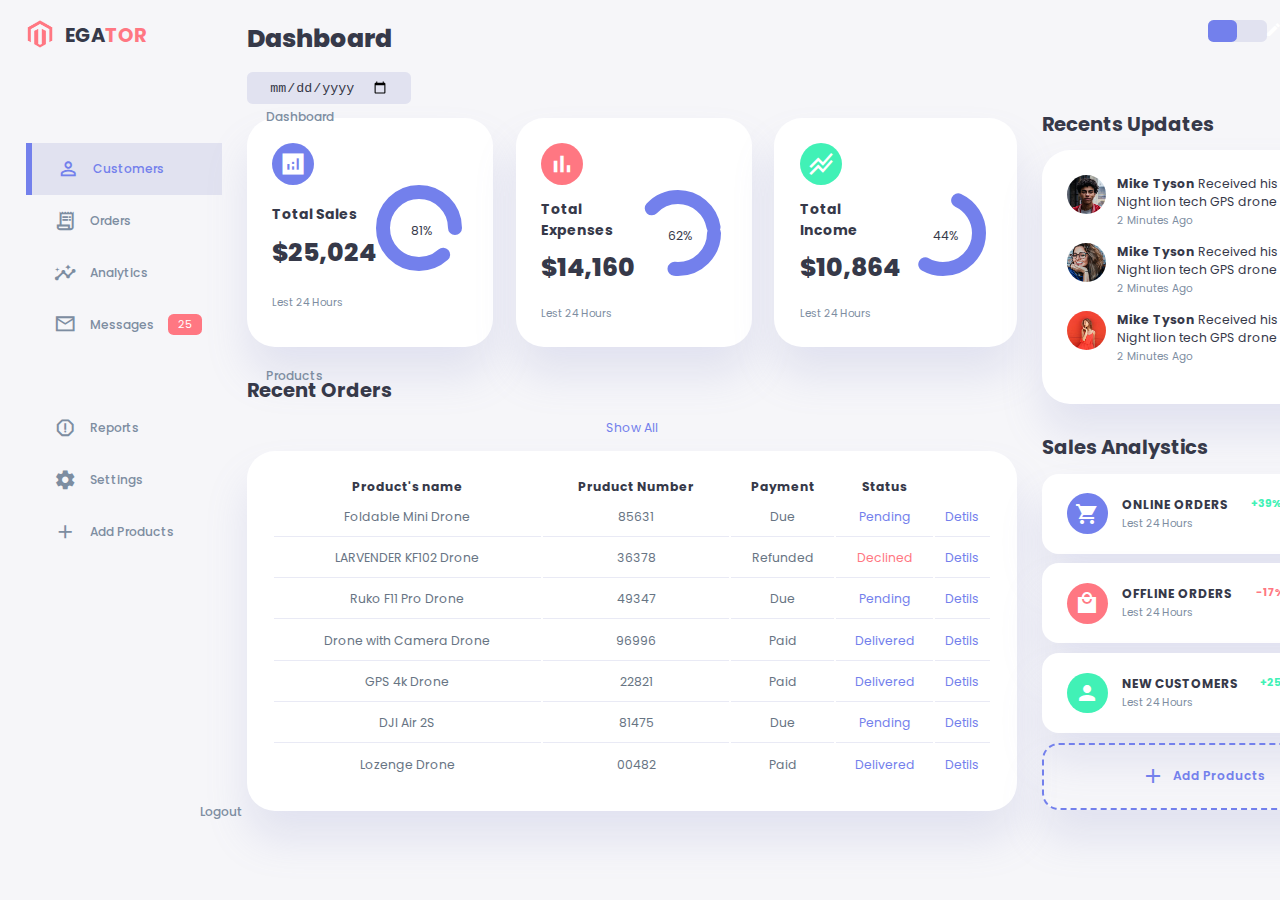
<file: dashboard/index.html>
<!DOCTYPE html>
<html lang="pt-br">

<head>
    <meta charset="UTF-8">
    <meta http-equiv="X-UA-Compatible" content="IE=edge">
    <meta name="viewport" content="width=device-width, initial-scale=1.0">
    <title>Responsive Deshboard using HTML CSS and JavaScript</title>
    <!-- Material CDN -->
    <link href="https://fonts.googleapis.com/icon?family=Material+Icons+Sharp" rel="stylesheet">
    <!-- Stylesheet -->
    <link rel="stylesheet" href="./style.css">
</head>

<body>
    <div class="conteiner">
        <aside>
            <div class="top">
                <div class="logo">
                    <img src="images/logo.png" alt="Logo">
                    <h2>EGA<span class="danger">TOR</span></h2>
                </div>
                <div class="close-btn">
                    <span class="material-icons-sharp">close</span>
                </div>
            </div>
            <div class="sidebar">
                <a href="#">
                    <span class="material-icons-sharp">grid_view</span>
                    <h3>Dashboard</h3>
                </a>
                <a href="#" class="active">
                    <span class="material-icons-sharp">person_outline</span>
                    <h3>Customers</h3>
                </a>
                <a href="#">
                    <span class="material-icons-sharp">receipt_long</span>
                    <h3>Orders</h3>
                </a>
                <a href="#">
                    <span class="material-icons-sharp">insights</span>
                    <h3>Analytics</h3>
                </a>
                <a href="#">
                    <span class="material-icons-sharp">mail_outline</span>
                    <h3>Messages</h3>
                    <span class="message-count">25</span>
                </a>
                <a href="#">
                    <span class="material-icons-sharp">inventory</span>
                    <h3>Products</h3>
                </a>
                <a href="#">
                    <span class="material-icons-sharp">report_gmailerrorred</span>
                    <h3>Reports</h3>
                </a>
                <a href="#">
                    <span class="material-icons-sharp">settings</span>
                    <h3>Settings</h3>
                </a>
                <a href="#">
                    <span class="material-icons-sharp">add</span>
                    <h3>Add Products</h3>
                </a>
                <a href="#">
                    <span class="material-icons-sharp">logout</span>
                    <h3>Logout</h3>
                </a>
            </div>
        </aside>
        <!------------------------------- End of Aside ------------------------------->
        <main>
            <h1>Dashboard</h1>

            <div class="date">
                <input type="date">
            </div>

            <div class="insights">
                <div class="sales">
                    <span class="material-icons-sharp">analytics</span>
                    <div class="middle">
                        <div class="left">
                            <h3>Total Sales</h3>
                            <h1>$25,024</h1>
                        </div>
                        <div class="progress">
                            <svg>
                                <circle cx="38" cy="38" r="36"></circle>
                            </svg>
                            <div class="number">
                                <p>81%</p>
                            </div>
                        </div>
                    </div>
                    <small class="text-muted">Lest 24 Hours</small>
                </div>
                <!------------------------------- End of Sales ------------------------------->
                <div class="Expenses">
                    <span class="material-icons-sharp">bar_chart</span>
                    <div class="middle">
                        <div class="left">
                            <h3>Total Expenses</h3>
                            <h1>$14,160</h1>
                        </div>
                        <div class="progress">
                            <svg>
                                <circle cx="38" cy="38" r="36"></circle>
                            </svg>
                            <div class="number">
                                <p>62%</p>
                            </div>
                        </div>
                    </div>
                    <small class="text-muted">Lest 24 Hours</small>
                </div>
                <!------------------------------- End of Expenses ------------------------------->
                <div class="income">
                    <span class="material-icons-sharp">stacked_line_chart</span>
                    <div class="middle">
                        <div class="left">
                            <h3>Total Income</h3>
                            <h1>$10,864</h1>
                        </div>
                        <div class="progress">
                            <svg>
                                <circle cx="38" cy="38" r="36"></circle>
                            </svg>
                            <div class="number">
                                <p>44%</p>
                            </div>
                        </div>
                    </div>
                    <small class="text-muted">Lest 24 Hours</small>
                </div>
                <!------------------------------- End of Income ------------------------------->
            </div>
            <!------------------------------- End of Insights ------------------------------->
            <div class="recent-order">
                <h2>Recent Orders</h2>
                <table>
                    <thead>
                        <tr>
                            <th>Product's name</th>
                            <th>Pruduct Number</th>
                            <th>Payment</th>
                            <th>Status</th>
                            <th></th>
                        </tr>
                    </thead>
                    <tbody>
                        <!--  
                            <tr>
                                <td>Foldable Mini Drone</td>
                                <td>85631</td>
                                <td>Due</td>
                                <td class="warning">Pending</td>
                                <td class="primary">Detils</td>
                            </tr>
                        -->
                    </tbody>
                    <a href="#">Show All</a>
                </table>
            </div>
        </main>
        <!------------------------------ End Of Main ------------------------------>

        <div class="right">
            <div class="top">
                <button id="menu-btn"><span class="material-icons-sharp">menu</span></button>
                <div class="theme-toggler">
                    <span class="material-icons-sharp active">light_mode</span>
                    <span class="material-icons-sharp">dark_mode</span>
                </div>
                <div class="profile">
                    <div class="info">
                        <p>Ola, <b>Kayky</b></p>
                        <small class="text-muted">Admin</small>
                    </div>
                    <div class="profile-photo">
                        <img src="images/profile-2.jpg">
                    </div>
                </div>
            </div>
            <!-- End of Top -->
            <div class="recent-updates">
                <h2>Recents Updates</h2>
                <div class="updates">
                    <div class="update">
                        <div class="profile-photo">
                            <img src="images/profile-1.jpg">
                        </div>
                        <div class="massege">
                            <p><b>Mike Tyson</b> Received his order of Night lion tech GPS drone</p>
                            <small class="text-muted">2 Minutes Ago</small>
                        </div>
                    </div>
                    <div class="update">
                        <div class="profile-photo">
                            <img src="images/profile-3.jpg">
                        </div>
                        <div class="massege">
                            <p><b>Mike Tyson</b> Received his order of Night lion tech GPS drone</p>
                            <small class="text-muted">2 Minutes Ago</small>
                        </div>
                    </div>
                    <div class="update">
                        <div class="profile-photo">
                            <img src="images/profile-4.jpg">
                        </div>
                        <div class="massege">
                            <p><b>Mike Tyson</b> Received his order of Night lion tech GPS drone</p>
                            <small class="text-muted">2 Minutes Ago</small>
                        </div>
                    </div>
                </div>
            </div>
            <!--------------------- End Of Recent Updates --------------------->
            <div class="sales-analytics">
                <h2>Sales Analystics</h2>
                <div class="item online">
                    <div class="icon">
                        <span class="material-icons-sharp">shopping_cart</span>
                    </div>
                    <div class="right">
                        <div class="info">
                            <h3>ONLINE ORDERS</h3>
                            <small class="text-muted">Lest 24 Hours</small>
                        </div>
                        <h5 class="success">+39%</h5>
                        <h3>3849</h3>
                    </div>
                </div>
                <div class="item offline">
                    <div class="icon">
                        <span class="material-icons-sharp">local_mall</span>
                    </div>
                    <div class="right">
                        <div class="info">
                            <h3>OFFLINE ORDERS</h3>
                            <small class="text-muted">Lest 24 Hours</small>
                        </div>
                        <h5 class="danger">-17%</h5>
                        <h3>1100</h3>
                    </div>
                </div>
                <div class="item customers">
                    <div class="icon">
                        <span class="material-icons-sharp">person</span>
                    </div>
                    <div class="right">
                        <div class="info">
                            <h3>NEW CUSTOMERS</h3>
                            <small class="text-muted">Lest 24 Hours</small>
                        </div>
                        <h5 class="success">+25%</h5>
                        <h3>849</h3>
                    </div>
                </div>
                <div class="item add-product">
                    <div>
                        <span class="material-icons-sharp">add</span>
                        <h3>Add Products</h3>
                    </div>
                </div>
            </div>
        </div>
    </div>
    <script src="./orders.js"></script>
    <script src="./index.js"></script>
</body>

</html>
</file>
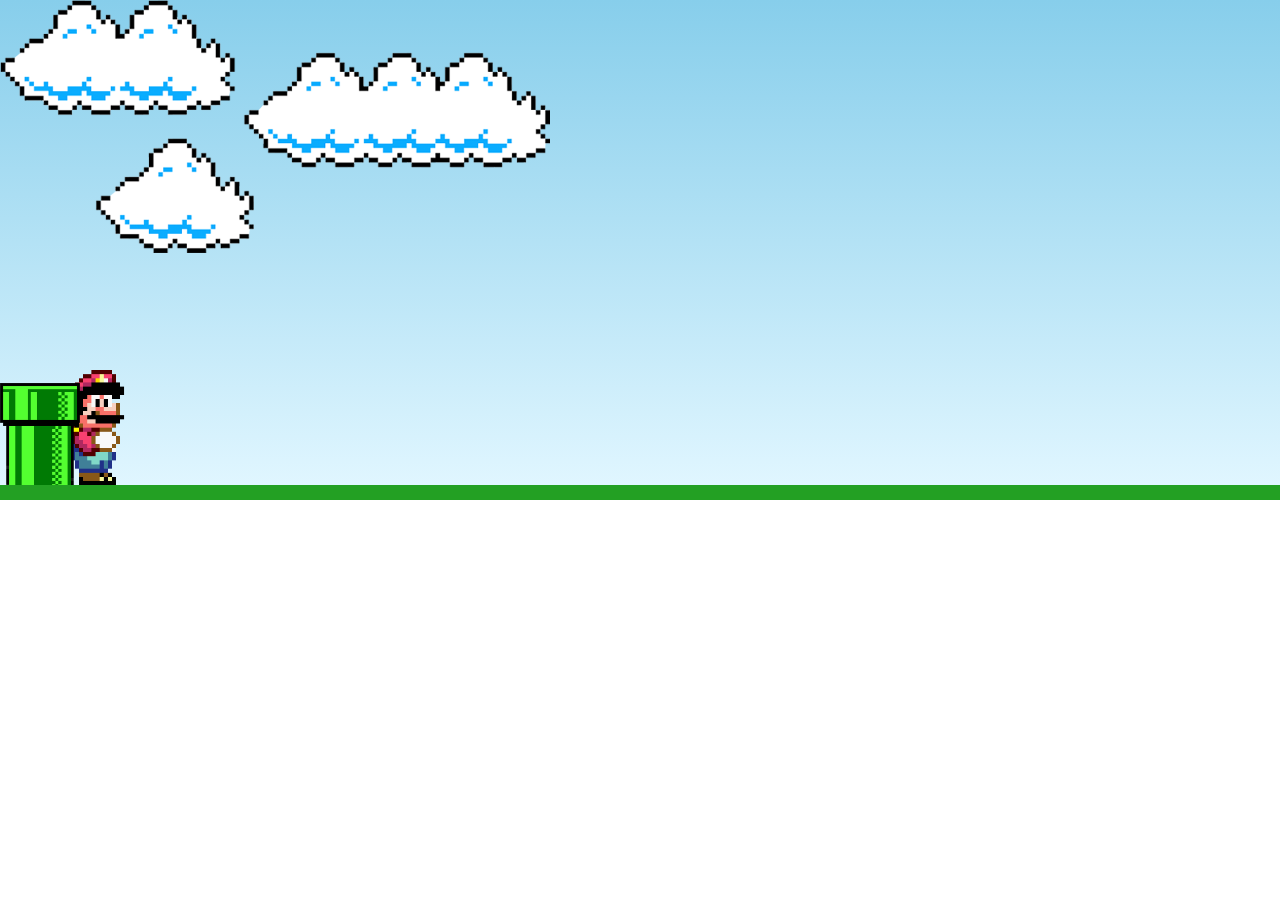
<file: game-mario/index.html>
<html lang="pt-br">
<head>
    <meta charset="UTF-8">
    <meta http-equiv="X-UA-Compatible" content="IE=edge">
    <meta name="viewport" content="width=device-width, initial-scale=1.0">
    <link rel="stylesheet" href="style.css">
    <script src="script.js"></script>

    <title>Mario Jump</title>

</head>
<body>
    <div class="game-board">

        <img src="./images/clouds.png" class="clouds">
         <img src="./images/mario.gif" class="mario">
        <img src="./images/pipe.png" class="pipe">


    </div>


</body>
</html>
</file>
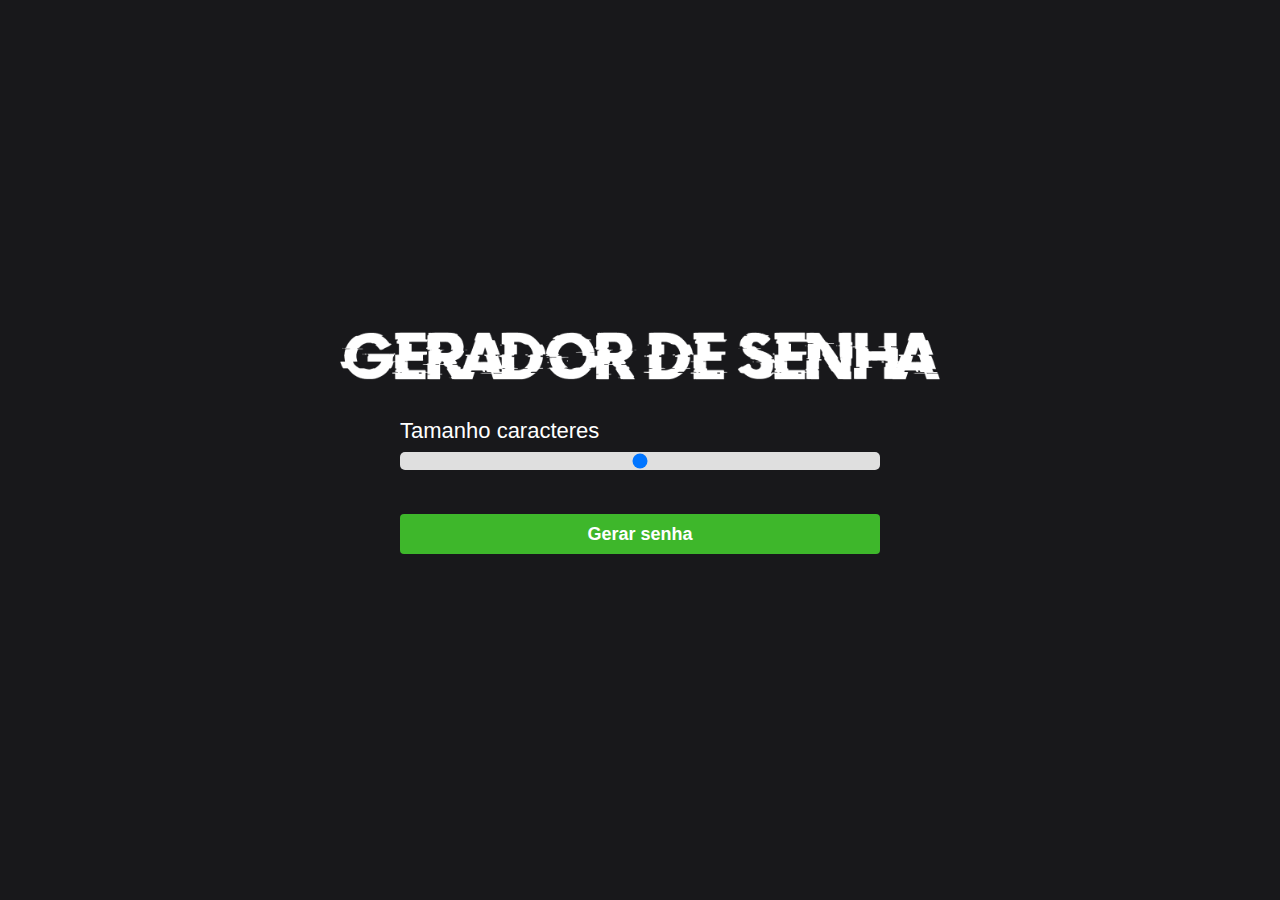
<file: gerador-senha/index.html>
<!DOCTYPE html>
<html lang="pt-br">
<head>
    <meta charset="UTF-8">
    <meta http-equiv="X-UA-Compatible" content="IE=edge">
    <meta name="viewport" content="width=device-width, initial-scale=1.0">
    <meta name="keywords" content="Gerador de senhas, gerador password"> 
    <title>Gerador de senha</title>

    <link rel="stylesheet" href="style.css">
</head>
<body>
    <img class="logo" src="assets/logo.png" alt="Logo">

    <main class="container-input">
        <span>Tamanho <span id="valor"></span> caracteres</span>
        <input id="slider" class="slider" type="range" min="5" max="25"/>

        <button id="button" class="button-cta" onclick="generapePassword()">Gerar senha</button>
    </main>

    <div id="container-password" onclick="copyPassword()" class="container-password hide">
        <span class="title">Sua senha gerada foi:</span>
        <span id="password" class="password"></span>
        <span class="tooltip">Clique na senha para copiar. 👆</span>
    </div>

    <script src="script.js"></script>
</body>
</html>
</file>
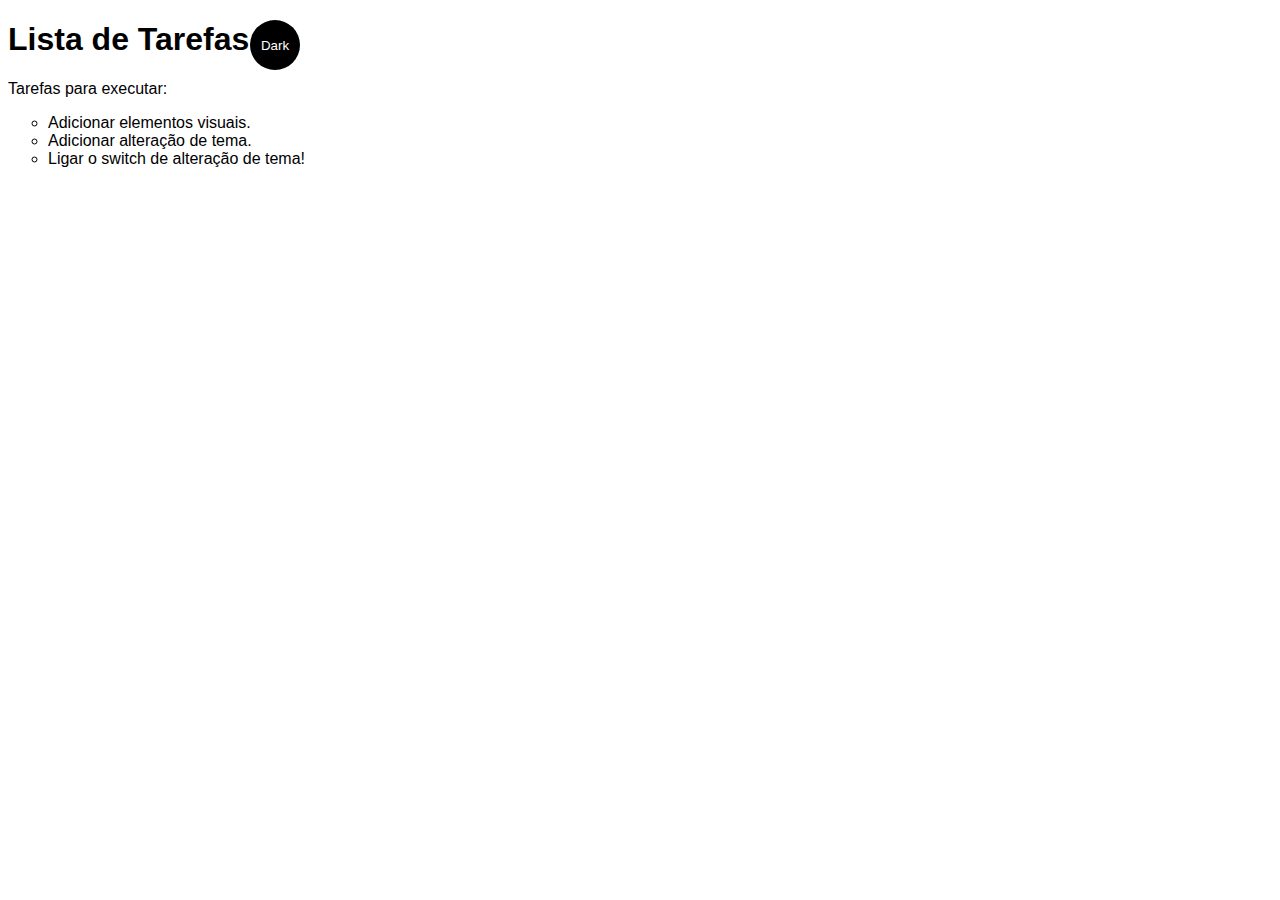
<file: site-simples/index.html>
<!DOCTYPE html>
<html lang="pt-br">
<head>
    <meta charset="UTF-8">
    <meta http-equiv="X-UA-Compatible" content="IE=edge">
    <meta name="viewport" content="width=device-width, initial-scale=1.0">
    <title>Primeiro Site Simples</title>
    <link rel="stylesheet" href="main.css">
</head>
<body class="light-theme">
    <h1>Lista de Tarefas:</h1>
    <p id="mensagem">Tarefas para executar:</p>
    <ul>
        <li class="lista">Adicionar elementos visuais.</li>
        <li class="lista">Adicionar alteração de tema.</li>
        <li>Ligar o switch de alteração de tema!</li>
    </ul>
    <div>
        <button class="btn">Dark</button>
    </div>
</body>
<script src="app.js"></script>
<noscript>Você precisa ativar o JavaScript para acessar o site.</noscript>
</html>
</file>
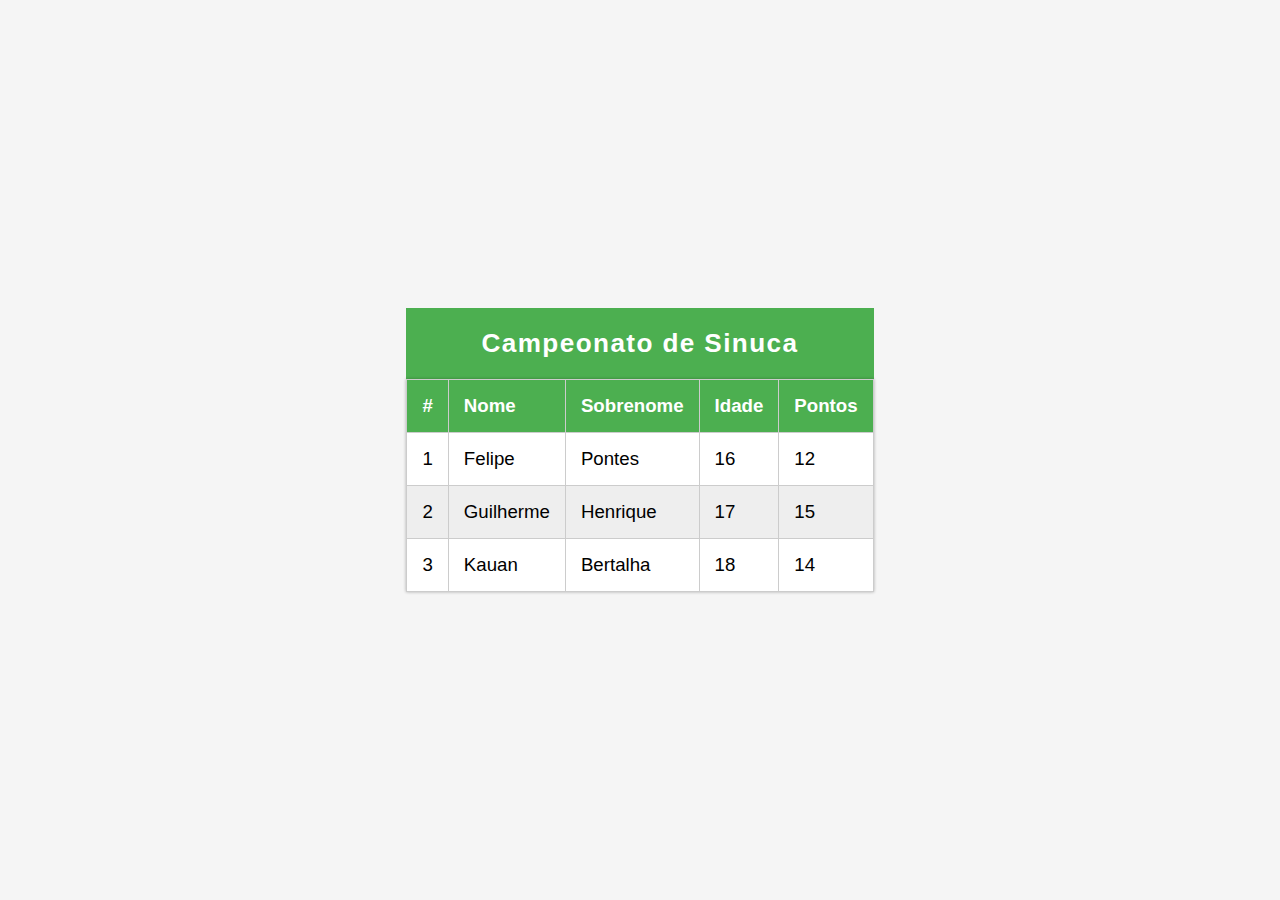
<file: tabela-site/index.html>
<!DOCTYPE html>
<html lang="pt-br">
<head>
    <meta charset="UTF-8">
    <meta http-equiv="X-UA-Compatible" content="IE=edge">
    <meta name="viewport" content="width=device-width, initial-scale=1.0">
    <title>Show da Sinuca</title>
    <link rel="stylesheet" href="style.css">
</head>
<body>
    
<div class="box">  
    <div class="tabela-title">
        <h2 class="title">Campeonato de Sinuca</h2>
    </div>
    <table class="tabela">
        <thead>
            <tr>
                <th>#</th>
                <th>Nome</th>        
                <th>Sobrenome</th>
                <th>Idade</th>
                <th>Pontos</th>
            </tr>
        </thead>
        <tbody class="tb-content">
            <tr>
                <td>1</td>
                <td>Felipe</td>
                <td>Pontes</td>
                <td>16</td>        
                <td>12</td>                    
            </tr>
            <tr>
                <td>2</td>
                <td>Guilherme</td>
                <td>Henrique</td>
                <td>17</td>        
                <td>15</td>                    
            </tr>
            <tr>
                <td>3</td>
                <td>Kauan</td>
                <td>Bertalha</td>
                <td>18</td>        
                <td>14</td>                    
            </tr>
        </tbody>
    </table>
</div>

</body>
<script src="script.js"></script>
</html>
</file>
<file: dashboard/style.css>
@import url('https://fonts.googleapis.com/css2?family=Poppins:ital,wght@0,100;0,200;0,300;0,400;0,500;0,600;0,700;0,800;0,900;1,100;1,200;1,300;1,400;1,500;1,600;1,700;1,800;1,900&display=swap');

/* ---------- Root Variavels ---------- */
:root {
    --color-primary : #7380ec;
    --color-danger : #ff7782;
    --color-success : #41f1b6;
    --color-warning : #ffbb55;
    --color-white : #fff;
    --color-info-dark : #7d8da1;
    --color-info-light : #dce1eb;
    --color-dark : #363949;
    --color-light : rgba(132, 139, 200, 0.18);
    --color-primary-variant : #111e88;
    --color-dark-variant : #677483;
    --color-background : #f6f6f9 ;

    --card-border-radius : 2rem;
    --border-radius-1: 0.4rem;
    --border-radius-2: 0.8rem;
    --borade-radius-3: 1.2rem;

    --card-padding: 1.8rem;
    --padding-1: 1.2rem;

    --box-shadow: 0 2rem 3rem var(--color-light);
}
/* ---------------------- Dark theme variables ---------------------- */
.dark-theme-variables{
    --color-background: #181a1e;
    --color-white: #202528;
    --color-dark: #edeffd;
    --color-dark-variant: #a3bdcc;
    --color-light: #rgba(0 ,0 0, 0.4);
    --box-shadow : 0 2rem 3rem var(--color-light);
}

*{
    margin: 0;
    padding: 0;
    outline: 0;
    appearance: none;
    border: 0;
    text-decoration: none;
    list-style: none;
    box-sizing: border-box;
}

html{
    font-size: 14px;
}

body{
    width: 100vw;
    height: 100vh;
    font-family: poppins, sans-serif;
    font-size: 0.88rem;
    background: var(--color-background);
    user-select: none;
    overflow-x: hidden;
    color: var(--color-dark);
}

.conteiner{
    display: grid;
    width: 96%;
    margin: 0 auto;
    gap: 1.8rem;
    grid-template-columns: 14rem auto 23rem;
}

a{
    color: var(--color-dark);
}

img{
    display: block;
    width: 100%;
}

h1{
    font-weight: 800;
    font-size: 1.8rem;
}

h2{
    font-size: 1.4rem;
}

h3{
    font-size: 0.87rem;
}

h4{
    font-size: 0.8rem;
}

h5{
    font-size: 0.77rem;
}

small{
    font-size: 0.75rem;
}

.profile-photo{
    width: 2.8rem;
    height: 2.8rem;
    border-radius: 50%;
    overflow: hidden;
}

.text-muted{
    color: var(--color-info-dark);
}

p{
    caret-color: var(--color-dark-variant);
}

b{
    color: var(--color-dark);
}

.primary{
    color: var(--color-primary);
}

.danger{
    color: var(--color-danger);
}

.success{
    color: var(--color-success);
}

.warning{
    color: var(--color-warning);
}

aside{
    height: 100vh;    
}

aside .top{
    display: flex;
    align-items: center;
    justify-content: space-between;
    margin-top: 1.4rem;
}

aside .logo{
    display: flex;
    gap: 0.8rem;
}

aside .logo img{
    width: 2rem;
    height: 2rem;
}

aside .close-btn{
    display: none;
}


/* =================== SIDEBAR =================== */

aside .sidebar{
    display: flex;
    flex-direction: column;
    height: 86vh;
    position: relative;
    top: 3rem;
}

aside h3{
    font-weight: 500;
}

aside .sidebar a{
    display: flex;
    color: var(--color-info-dark);
    margin-left: 2rem;
    gap: 1rem;
    align-items: center;
    position: relative;
    height: 3.7rem;
    transition: all 300ms ease;
}

aside .sidebar a span {
    font-size: 1.6rem;
    transition: all 300ms ease;
}

aside .sidebar a:last-child{
    position: absolute;
    bottom: 2rem;
    width: 100%;
}

aside .sidebar a.active{
    background: var(--color-light);
    color: var(--color-primary);
    margin-left: 0;
}

aside .sidebar a.active::before{
    content: '';
    width: 6px;
    height: 100%;
    background: var(--color-primary);
}

aside .sidebar a.active span{
    color: var(--color-primary);
    margin-left: calc(1rem - 3px);
}

aside .sidebar a:hover{
    color: var(--color-primary);
}

aside .sidebar a:hover span{
    margin-left: 1rem;
}

aside .sidebar .message-count{
    background: var(--color-danger) ;
    color: var(--color-white);
    padding: 2px 10px;
    font-size: 11px;
    border-radius: var(--border-radius-1);
}

/* ====================== Main ====================== */

main{
    margin-top: 1.4rem;
}

main .date{
    display: inline-block;
    background: var(--color-light);
    border-radius: var(--border-radius-1);
    margin-top: 1rem;
    padding: 0.5rem 1.6rem;
}

main .date input[type="date"] {
    background: transparent;
    color: var(--color-dark);
}

main .insights{
    display: grid;
    grid-template-columns: repeat(3, 1fr);
    gap: 1.6rem;
}

main .insights > div{
    background: var(--color-white);
    padding: var(--card-padding);
    border-radius: var(--card-border-radius);
    margin-top: 1rem;
    box-shadow: var(--box-shadow);
    transition: all 300ms ease;
}

main .insights > div:hover {
    box-shadow: none;
}

main .insights > div span{
    background: var(--color-primary);
    padding: 0.5rem;
    border-radius: 50%;
    color: var(--color-white);
    font-size: 2rem;
}

main .insights > div.Expenses span{
    background-color: var(--color-danger);
}

main .insights > div.income span{
    background-color: var(--color-success);
}

main .insights > div .middle{
    display: flex;
    align-items: center;
    justify-content: space-between;
}

main .insights h3 {
    margin: 1rem 0 0.6rem;
    font-size: 1rem;
}

main .insights .progress{
    position: relative;
    width: 92px;
    height: 92px;
    border-radius: 50%;
}

main .insights svg{
    width: 7rem;
    height: 7rem;
}

main .insights svg circle {
    fill: none;
    stroke: var(--color-primary);
    stroke-width: 14;
    stroke-linecap: round;
    transform: translate(5px, 5px);
    stroke-dasharray: 110;
    stroke-dashoffset: 92;
}

main .insights .sales svg circle {
    stroke-dashoffset: -30;
    stroke-dasharray: 200;
}

main .insights .Expenses svg circle {
    stroke-dashoffset: 20;
    stroke-dasharray: 80;
}

main .insights .income svg circle {
    stroke-dashoffset: 35;
    stroke-dasharray: 110;
}

main .insights .progress .number{
    position: absolute;
    top: 0;
    left: 0;
    width: 100%;
    height: 100%;
    display: flex;
    justify-content: center;
    align-items: center;
}

main .insights small {
    margin-top: 1.3rem;
    display: block;
}

/* ================= Recent Orders ================= */

main .recent-order{
    margin-top: 2rem;

}

main .recent-order h2{
    margin-bottom: 0.8rem;
}

main .recent-order table{
    background-color: var(--color-white);
    width: 100%;
    border-radius: var(--card-border-radius);
    padding: var(--card-padding);
    text-align: center;
    box-shadow: var(--box-shadow);
    transition: all 300ms ease;
}

main .recent-order table:hover{
    box-shadow: none;
}

main table tbody td{
    height:2.8rem ;
    border-bottom: 1px solid var(--color-light);
    color: var(--color-dark-variant);
}

main table tbody tr:last-child td{
    border: none;
}

main .recent-order a {
    text-align: center;
    display: block;
    margin: 1rem auto;
    color: var(--color-primary);
}

/* ================= Right ================= */

.right{
    margin-top: 1.4rem;
}

.right .top{
    display: flex;
    justify-content: end;
    gap: 2rem;
}

.right .top button{
    display: none;
}

.right .theme-toggler{
    background: var(--color-light);
    display: flex;
    justify-content: space-between;
    align-items: center;
    height: 1.6rem;
    width: 4.2rem;
    cursor: pointer;
    border-radius: var(--border-radius-1);
}

.right .theme-toggler span{
    font-size: 1.2rem;
    width: 50%;
    height: 100%;
    display: flex;
    align-items: center;
    justify-content: center;
}

.right .theme-toggler span.active{
    background: var(--color-primary);
    color: white;
    border-radius: var(--border-radius-1);
}

.right .top .profile-photo{
    display: flex;
    gap: 2rem;
    text-align: right;
}

/* =====================  Recent Updates ===================== */

.right .recent-updates{
    margin-top: 1rem;
}

.right .recent-updates h2{
    margin-bottom: 0.8rem;
}

.right .recent-updates .updates{
    background: var(--color-white);
    padding: var(--card-padding);
    border-radius: var(--card-border-radius);
    box-shadow: var(--box-shadow);
    transition: all 300ms ease;
}

.right .recent-updates .updates:hover{
    box-shadow: none;   
}

.right .recent-updates .updates .update{
    display: grid;
    grid-template-columns: 2.6rem auto;
    gap: 1rem;
    margin-bottom: 1rem;
}

/* =====================  Sales Analytics ===================== */

.right .sales-analytics{
    margin-top: 2rem;
}

.right .sales-analytics h2{
    margin-bottom: 0.8rem;
}

.right .sales-analytics .item{
    background: var(--color-white);
    display: flex;
    align-items: center;
    gap: 1rem;
    margin-bottom: 0.7rem;
    padding: 1.4rem var(--card-padding);
    border-radius: var(--borade-radius-3);
    box-shadow: var(--box-shadow);
    transition: all 300ms ease;
}

.right .sales-analytics .item:hover{
    box-shadow: none;
}

.right .sales-analytics .item .right{
    display: flex;
    justify-content: space-between;
    align-items: start;
    margin: 0;
    width: 100%;
}
.right .sales-analytics .item .icon{ 
    padding: 0.6rem;
    color: var(--color-white);
    border-radius: 50%;
    background: var(--color-primary);
    display: flex;
}

.right .sales-analytics .item.offline .icon{
    background: var(--color-danger);
}

.right .sales-analytics .item.customers .icon{
    background: var(--color-success);
}

.right .sales-analytics .add-product{
    background-color: transparent;
    border: 2px dashed var(--color-primary);
    color: var(--color-primary);
    align-items: center;
    justify-content: center;
}

.right .sales-analytics .add-product:hover{
    background: var(--color-primary);
    color: white;
}

.right .sales-analytics .add-product div{
    display: flex;
    align-items: center;
    gap: 0.6rem;

}

.right .sales-analytics .add-product div h3{
    font-weight: 600;
}

/* =====================  Midia queries ===================== */

@media screen and (max-width:1200px){
    .conteiner{
        width: 94%;
        grid-template-columns: 7rem auto 23rem;
    }

    aside .logo h2{
        display: none;
    }
    aside .sidebar h3{
        display: none;
    }

    aside .sidebar a{
        width: 5.6rem;
    }

    aside .sidebar a:last-child{
        position: relative;
        margin-top: 1.8rem;
    }

    main .insights{
        grid-template-columns: 1fr;
        gap: 0;
    }

    main .recent-order{
        width: 94%;
        position: absolute;
        left: 50%;
        transform: translateX(-50%);
        margin: 2rem 0 0 8.8rem;
    }

    main .recent-order table{
        width: 83vw;
    }

    main table tbody tr td:last-child, main table tbody tr td:first-child{
        display: none;
    }
}

/* =====================  Midia queries ===================== */

@media screen and (max-width: 768px){
    .conteiner {
        width: 100%;
        grid-template-columns: 1fr;
    }
    aside{
        position: fixed;
        left: -100%;
        background-color: var(--color-white);
        width: 18rem;
        z-index: 3;
        box-shadow: 1rem 3rem 4rem var(--color-light);
        height: 100vh;
        padding-right: var(--card-padding);
        display: none;
        animation: showMenu 400ms ease forwards;
    }
    
    @keyframes showMenu {
        to{
            left: 0;
        }
    }
    aside .logo{
        margin-left: 1rem;
    }

    aside .logo h2{
        display: inline;
    }
    
    aside .sidebar h3{
        display: inline;
    }

    aside .sidebar a{
        width: 100%;
        height: 3.4rem;
    }

    aside .sidebar a:last-child{
        position: absolute;
        bottom: 5rem;
    }

    aside .close-btn{
        display: inline-block;
        cursor: pointer;
    }
    
    main{
        margin-top: 8rem;
        padding: 0 1rem;
    }

    main .recent-order{
        position: relative;
        margin: 3rem 0 0 0;
        width: 100%;
    }

    main .recent-order table{
        width: 100%;
        margin: 0;
    }

    .right{
        width: 94%;
        margin: 0 auto 4rem;
    }

    .right .top{
        position: fixed;
        top: 0;
        left: 0;
        align-items: center;
        padding: 0 0.8rem;
        height: 4.6rem;
        background: var(--color-white);
        width: 100%;
        z-index: 2;
        box-shadow: 0 1rem 1rem var(--color-light);
    }

    .right .top .theme-toggler{
        width: 4.4rem;
        position: absolute;
        left: 66%;
    }

    .right .profile .info{
        display: none;
    }

    .right .top button{
        display: inline-block;
        background: transparent;
        cursor: pointer;
        color: var(--color-dark);
        position: absolute;
        left: 1rem;
    }

    .right .top button span{
        font-size: 2rem;
    }
}
</file>
<file: game-mario/style.css>
*{
    margin: 0;
    padding: 0;
    box-sizing: border-box;
}

.game-board{
    width: 100%;
    height: 500px;
    border-bottom: 15px solid rgb(35, 160, 35);
    margin: 0 auto;
    position: relative;
    overflow: hidden;
    background: linear-gradient(#87CEEB, #E0F6FF);
}

.pipe{
    position: absolute;
    bottom: 0;
    width: 80px;
    animation: pipe-animation 1.5s infinite linear;
}

.mario{
    width: 150px;
    position: absolute;
    bottom: 0px;
}

.jump{
    animation: jump 500ms  ease-out;
}

.clouds{
  position: absolute;
  width: 550px;
  animation: clouds-animation 20s infinite linear;

}

@keyframes pipe-animation {
    from {
       right: 0;

    }

    to {
      right: 100%;
    }
}


@keyframes clouds-animation {
    from {
       right: -550px;

    }

   to {
     right: 100%;
   }

}

@keyframes jump {

0%{
    bottom: 0;
}

40%{
    bottom: 180px;

}

50%{
    bottom: 180px;
}

60%{
    bottom: 180px;
}

100%{
    bottom: 0;
}

}
</file>
<file: gerador-senha/style.css>
* {
    font-family: sans-serif;
    width: 100%;
    margin: 0 auto;
    box-sizing: border-box;
}

body {
    background-color: #18181B;
    width: 100%;
    height: 100vh;
    display: flex;
    justify-content: center;
    align-items: center;
    flex-direction: column;
}

.logo {
    max-width: 600px;
    margin-bottom: 24px;
}

.container-input {
    max-width: 480px;
    margin: 14px 0;
}

.container-input span {
    color: #FFF;
    font-size: 22px;
}

.slider {
    -webkit-appearance: none;
    width: 100%;
    border-radius: 5px;
    background: #DFDFDF;
    height: 18px;
    outline: none;
    margin-top: 8px;
}

.button-cta {
    height: 40px;
    background-color: #3EB72B;
    border: 0;
    border-radius: 4px;
    cursor: pointer;
    margin-top: 40px;
    color: #FFF;
    font-weight: bold;
    font-size: 18px;
}

.container-password {
    max-width: 480px;
    margin: 14px 0;
    display: flex;
    align-items: center;
    flex-direction: column;
    cursor: pointer;
}

.title {
    text-align: center;
    color: #FFF;
    font-size: 28px;
    margin-top: 24px;
    margin-bottom: 8px;
}

.password {
    height: 60px;
    background-color: rgba(0, 0, 0, 0.40);
    border-radius: 4px;
    display: flex;
    justify-content: center;
    align-items: center;
    color: #FFF;
    border: 1px solid #313131;
    transition: transform 0.5s;
}

.password:hover {
    transform: scale(1.05);
}

.tooltip {
    color: #FFF;
    position: relative;
    top: 20px;
    padding: 6px 8px;
    background: rgb(15,15,15);
    text-align: center;
    font-size: 16px;
    border-radius: 6px;
    visibility: hidden;
    opacity: 0;
    transition: all 0.5s ease-in-out;
}

.hide {
    display: none;
}

.container-password:hover .tooltip {
    visibility: visible;
    bottom: 50px;
    opacity: 1;
}
</file>
<file: site-simples/main.css>
body {
    font-family: monospace;
}
ul {
    font-family: helvetica;
}
li {
    list-style: circle;
}
.list {
    list-style: square;
}
.light-theme {
    --bg: var(--white);
    --fontColor: var(--black);
    --btnBg: var(--black);
    --btnFontColor: var(--white);
}
:root {
    --white: #ffffff;
    --black: #000000;
}
.dark-theme {
    --bg: var(--black);
    --fontColor: var(--white);
    --btnBg: var(--white);
    --btnFontColor: var(--black);
}
* {
    color: var(--fontColor);
    font-family: helvetica;
}
body {
    background: var(--bg);
}
.btn {
    position: absolute;
    top: 20px;
    left: 250px;
    height: 50px;
    width: 50px;
    border-radius: 50%;
    border: none;
    color: var(--btnFontColor);
    background-color: var(--btnBg);
}
.btn:focus {outline-style: none;}
</file>
<file: tabela-site/style.css>
* {
    margin: 0;
    padding: 0;
    box-sizing: border-box;
    font-size: 14pt;
    font-family: Arial, Helvetica, sans-serif;
}

html, body {
    width: 100%;
    height: 100%;
}

body {
    display: flex;
    justify-content: center;
    align-items: center;
    background-color: #F5F5F5;
}

.tabela {
    display: block;
    background-color: #FFFFFF;
    box-shadow: 0px 0px 3px rgba(0, 0, 0, 0.3);
    border-collapse: collapse;
    max-height: 400px;
    overflow-x: hidden;
}

.tabela-title {
    display: block;
    padding: 20px;
    background-color: #4CAF50;
}

.tabela-title .title {
    display: block;
    text-align: center;
    font-size: 1.4em;
    letter-spacing: 1.4px;
    color: #FFFFFF;
}

.tabela thead {
    background-color: #4CAF50;
}

.tabela thead tr th {
    text-align: left;
    color: #FFFFFF;
}

.tabela tbody tr:nth-child(even) {
    background-color: #EEEEEE;
}

.tabela th,
.tabela td {
    padding: 15px;
    border: 1px solid #CCCCCC;
    max-width: 150px;
}
</file>
